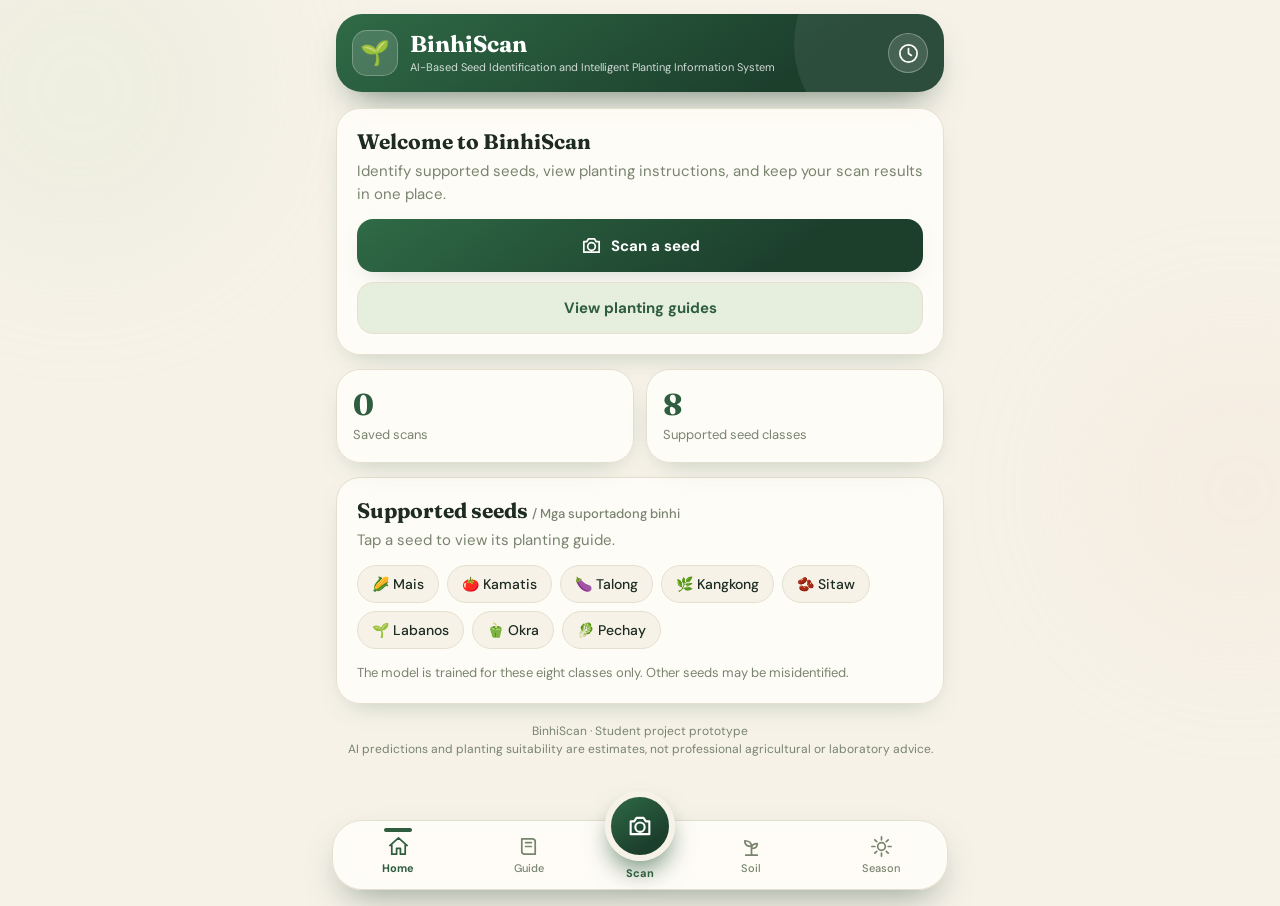
<file: index.html>
<!DOCTYPE html>
<html lang="en"><head><meta charset="utf-8">
<meta name="viewport" content="width=device-width, initial-scale=1, viewport-fit=cover">
<title>BinhiScan</title>
<link rel="preconnect" href="https://fonts.googleapis.com"><link rel="preconnect" href="https://fonts.gstatic.com" crossorigin>
<link href="https://fonts.googleapis.com/css2?family=Fraunces:ital,opsz,wght@0,9..144,500;0,9..144,700&family=DM+Sans:wght@400;500;700&display=swap" rel="stylesheet">
<link rel="stylesheet" href="style.css"></head><body>
<svg style="display:none"><symbol id="i-home" viewBox="0 0 24 24"><path d="M3 11l9-8 9 8M5 10v10h5v-6h4v6h5V10"/></symbol><symbol id="i-guide" viewBox="0 0 24 24"><path d="M5 4h11a3 3 0 013 3v13H8a3 3 0 01-3-3V4zM9 8h6M9 12h6"/></symbol><symbol id="i-cam" viewBox="0 0 24 24"><path d="M4 8h3l2-3h6l2 3h3v11H4zM12 17a4 4 0 100-8 4 4 0 000 8z"/></symbol><symbol id="i-soil" viewBox="0 0 24 24"><path d="M12 20v-8M12 12c0-4-3-6-7-6 0 4 3 6 7 6zM12 14c0-3 2-5 6-5 0 3-2 5-6 5zM6 21h12"/></symbol><symbol id="i-sun" viewBox="0 0 24 24"><circle cx="12" cy="12" r="4"/><path d="M12 2v3M12 19v3M2 12h3M19 12h3M5 5l2 2M17 17l2 2M19 5l-2 2M7 17l-2 2"/></symbol><symbol id="i-clock" viewBox="0 0 24 24"><circle cx="12" cy="12" r="9"/><path d="M12 7v5l3 2"/></symbol></svg>
<div class="bg"><i></i><i></i></div>
<div class="app">
<header class="hd"><div class="lg">🌱</div><div><b>BinhiScan</b><small>AI-Based Seed Identification and Intelligent Planting Information System</small></div><button class="ib" id="hb" aria-label="History"><svg class="ic"><use href="#i-clock"/></svg></button></header>

<section class="pg on" id="p-home">
<div class="card"><h2>Welcome to BinhiScan</h2><p>Identify supported seeds, view planting instructions, and keep your scan results in one place.</p>
<button class="btn" data-go="scan"><svg class="ic"><use href="#i-cam"/></svg>Scan a seed</button><button class="btn g" data-go="guide" style="margin:0">View planting guides</button></div>
<div class="stats"><div class="card"><b id="ns">0</b><span>Saved scans</span></div><div class="card"><b>8</b><span>Supported seed classes</span></div></div>
<div class="card"><h2>Supported seeds <small>/ Mga suportadong binhi</small></h2><p>Tap a seed to view its planting guide.</p><div class="chips" id="seeds"></div><p class="note" style="margin:14px 0 0">The model is trained for these eight classes only. Other seeds may be misidentified.</p></div>
</section>

<section class="pg" id="p-scan">
<div class="card"><h2>Scan Seed <small>— I-scan ang Binhi</small></h2><p>Choose one method to identify a seed.</p>
<div class="vf" id="vf"><b></b><b></b><b></b><b></b><u></u><span>🌰</span></div>
<div class="ready" id="ready">AI model ready. Start camera or choose a photo.</div>
<div class="two"><button class="btn" id="bcam"><svg class="ic"><use href="#i-cam"/></svg>Scan Camera</button><label class="btn g" style="margin:0">🖼 Upload Photo<input type="file" id="up" accept="image/*" hidden></label></div>
<p class="note" style="margin:14px 0 0">Camera requires HTTPS and your permission.</p></div>
</section>

<section class="pg" id="p-guide"><div class="card"><h2>Planting Guide <small>— Gabay sa Pagtatanim</small></h2><p>Choose a seed to view its planting information. These are general estimates; follow local agricultural advice.</p><label class="l">Select seed</label><select id="gs"></select></div><div class="card" id="gout"></div></section>

<section class="pg" id="p-soil">
<div class="card"><h2>Soil Assessment <small>— Pagsusuri ng Lupa</small></h2><p>Add a soil photo (optional) and answer the checklist. A photo is a visual reference only; it cannot measure pH or nutrients.</p>
<div class="two"><label class="btn g" style="margin:0">🖼 Upload<input type="file" id="sp1" accept="image/*" hidden></label><label class="btn g" style="margin:0">📷 Take photo<input type="file" id="sp2" accept="image/*" capture="environment" hidden></label></div><div id="sthumb"></div></div>
<div class="card"><label class="l" style="margin-top:0">1 · Crop / Pananim</label><select id="cs"></select>
<label class="l">2 · Soil appearance / Uri ng lupa</label><select id="so"><option>Clay</option><option selected>Loam</option><option>Sandy</option></select>
<label class="l">3 · Moisture now / Basa ng lupa</label><select id="mo"><option>Dry</option><option selected>Moist</option><option>Waterlogged</option></select>
<label class="l">4 · Sunlight per day / Sikat ng araw</label><select id="sn"><option value="3">Under 4 hours</option><option value="5">4–6 hours</option><option value="7" selected>6+ hours</option></select>
<label class="l">5 · Current weather / Panahon</label><select id="wx"><option value="Sunny">Maaraw / Sunny</option><option value="Cloudy">Maulap / Cloudy</option><option value="Rainy">Maulan / Rainy</option><option value="Cool">Malamig / Cool</option></select>
<label class="l">6 · Soil pH from a test (optional) · <b id="phv">6.5</b></label><input type="range" id="ph" min="4.5" max="8.5" step="0.1" value="6.5">
<button class="btn" id="chk" style="margin-top:16px">Check suitability</button></div>
<div class="card" id="sout" hidden></div>
</section>

<section class="pg" id="p-season"><div class="card"><h2>Planting Season Check <small>— Panahon ng Pagtatanim</small></h2><p>Checks the current month against seasonal guidance stored in this app. It does not use live weather forecasts.</p>
<div class="ready"><small style="display:block;opacity:.8">Today's date on this device</small><b style="font:700 22px var(--serif)" id="dt"></b></div>
<label class="l">Choose seed</label><select id="ses"></select><button class="btn" id="sbt" style="margin-top:14px">Check season</button>
<div id="sout2"></div><p class="note" style="margin:6px 0 0">Best time depends on variety, local climate, rainfall, and farm conditions.</p></div></section>

<section class="pg" id="p-history"><div class="card"><h2>Scan History <small>— Kasaysayan</small></h2><p>Scan results are stored on this device only. Clearing browser data may remove them.</p>
<button class="btn g" id="exp">Export history</button><button class="btn r" id="clr">Clear history</button><div id="hl"></div></div></section>
<div class="foot">BinhiScan · Student project prototype<br>AI predictions and planting suitability are estimates, not professional agricultural or laboratory advice.</div>
</div>

<nav class="tab"><button data-go="home"><svg class="ic"><use href="#i-home"/></svg>Home</button><button data-go="guide"><svg class="ic"><use href="#i-guide"/></svg>Guide</button>
<div class="mid"><button class="sc" data-go="scan" aria-label="Scan Seed"><svg class="ic"><use href="#i-cam"/></svg></button><small>Scan</small></div>
<button data-go="soil"><svg class="ic"><use href="#i-soil"/></svg>Soil</button><button data-go="season"><svg class="ic"><use href="#i-sun"/></svg>Season</button></nav>

<div id="cam" class="ov"><video id="vid" autoplay playsinline muted></video><div class="ctop"><button class="rb" id="cb">‹</button></div><div class="frame"><b></b><b></b><b></b><b></b></div><div id="hint"></div>
<div id="tipbox" hidden><b>Tips for a clear scan</b><br>• Good lighting<br>• One seed type, centered<br>• Close and in focus<br>• Plain background</div>
<div class="cbar"><label class="rb">🖼<input type="file" id="up2" accept="image/*" hidden></label><button id="shut" aria-label="Capture"></button><button class="rb" id="tips">?</button></div><input type="file" id="camin" accept="image/*" capture="environment" hidden></div>
<div id="ana" class="ov"><button class="rb" id="ab">‹</button><div class="circ"><img id="aimg" alt=""><div class="sweep" id="sw"></div></div><p id="atx">Analyzing…</p><button class="btn" id="retry" hidden>Try again</button></div>
<div id="res" class="ov"></div><div id="toast"></div>

<script src="app.js"></script></body></html>
</file>
<file: style.css>
:root{--bg:#f6f2e8;--card:rgba(255,253,248,.9);--ink:#1d2b21;--mut:#78846f;--line:#e5dfcf;--pri:#2f5d3f;--pri2:#e6efdd;--acc:#d9825b;--ok:#3f8a57;--wn:#cf9a2e;--no:#c8553d;--hero:linear-gradient(145deg,#2f6a46,#1c3f2c 75%);--sh:0 10px 28px -14px rgba(47,93,63,.35);--serif:'Fraunces',Georgia,serif;--sans:'DM Sans',system-ui,sans-serif;box-sizing:border-box;padding-top:env(safe-area-inset-top,0px)}
@media (prefers-color-scheme:dark){:root:not([data-theme="light"]){--bg:#0e1812;--card:rgba(24,38,30,.92);--ink:#ecf2e6;--mut:#92a58f;--line:#27382c;--pri:#8fcf9f;--pri2:#1d3326;--acc:#f0a07a;--sh:0 10px 28px -14px #000}}
:root[data-theme="dark"]{--bg:#0e1812;--card:rgba(24,38,30,.92);--ink:#ecf2e6;--mut:#92a58f;--line:#27382c;--pri:#8fcf9f;--pri2:#1d3326;--acc:#f0a07a;--sh:0 10px 28px -14px #000}
html{scroll-padding-top:env(safe-area-inset-top,0px)}*{box-sizing:border-box;-webkit-tap-highlight-color:transparent}
body{margin:0;background:var(--bg);color:var(--ink);font:15px/1.5 var(--sans);overflow-x:hidden}
.bg{position:fixed;inset:0;z-index:-1}.bg i{position:absolute;border-radius:50%;filter:blur(70px);opacity:.6}
.bg i:first-child{width:340px;height:340px;background:#cfe0c3;top:-80px;left:-90px}.bg i:last-child{width:300px;height:300px;background:#f6d9c6;top:340px;right:-110px}
:root[data-theme="dark"] .bg i,:root:not([data-theme="light"]) .bg i{opacity:.18}
.ic{width:23px;height:23px;fill:none;stroke:currentColor;stroke-width:1.8;stroke-linecap:round;stroke-linejoin:round}
.app{max-width:640px;margin:0 auto;padding:14px 16px 130px}
.hd{display:flex;align-items:center;gap:12px;background:var(--hero);color:#fff;border-radius:26px;padding:16px 16px;margin-bottom:16px;box-shadow:0 18px 36px -18px rgba(28,63,44,.7);position:relative;overflow:hidden}
.hd:after{content:"";position:absolute;right:-50px;top:-70px;width:200px;height:200px;border-radius:50%;background:rgba(255,255,255,.07)}
.lg{flex:none;width:46px;height:46px;border-radius:15px;background:rgba(255,255,255,.15);border:1px solid rgba(255,255,255,.25);display:grid;place-items:center;font-size:24px}
.hd b{font:700 23px/1.1 var(--serif);display:block}.hd small{opacity:.8;font-size:11px;line-height:1.3;display:block;margin-top:2px}
.ib{margin-left:auto;flex:none;width:40px;height:40px;border-radius:50%;border:1px solid rgba(255,255,255,.3);background:rgba(255,255,255,.12);color:#fff;display:grid;place-items:center;cursor:pointer;z-index:1}
.pg{display:none}.pg.on{display:block;animation:up .35s both}
@keyframes up{from{opacity:0;transform:translateY(10px)}to{opacity:1;transform:none}}
.card{background:var(--card);border:1px solid var(--line);border-radius:24px;padding:20px;margin-bottom:14px;box-shadow:var(--sh)}
h2{font:700 21px/1.2 var(--serif);margin:0 0 6px}h2 small{font:500 13px var(--sans);color:var(--mut)}
p{margin:0 0 14px;color:var(--mut)}
.btn{display:flex;align-items:center;justify-content:center;gap:8px;width:100%;border:0;border-radius:16px;padding:15px;font:700 15px var(--sans);cursor:pointer;background:var(--hero);color:#fff;box-shadow:var(--sh);margin-bottom:10px}
.btn.g{background:var(--pri2);color:var(--pri);box-shadow:none;border:1px solid var(--line)}.btn.r{background:#fbe7e2;color:var(--no);box-shadow:none}
.two{display:grid;grid-template-columns:1fr 1fr;gap:10px}.two .btn{margin:0}
.stats{display:grid;grid-template-columns:1fr 1fr;gap:12px;margin-bottom:14px}.stats .card{margin:0;padding:16px}.stats b{font:700 30px var(--serif);color:var(--pri);display:block}.stats span{color:var(--mut);font-size:13px}
.chips{display:flex;flex-wrap:wrap;gap:8px}.chip{border:1px solid var(--line);background:var(--bg);color:var(--ink);padding:9px 14px;border-radius:99px;font:500 14px var(--sans);cursor:pointer}
label.l{display:block;font-size:12px;letter-spacing:.06em;text-transform:uppercase;color:var(--mut);margin:14px 0 6px}
select{width:100%;padding:13px 14px;border-radius:14px;border:1px solid var(--line);background:var(--bg);color:var(--ink);font:inherit}
input[type=range]{width:100%;accent-color:var(--pri)}
.note{font-size:13px;color:var(--mut)}
.vf{aspect-ratio:1.25;border-radius:24px;background:var(--hero);position:relative;display:grid;place-items:center;margin-bottom:14px;overflow:hidden;cursor:pointer}
.vf>span{font-size:70px;filter:drop-shadow(0 10px 12px rgba(0,0,0,.35))}
.vf b{position:absolute;width:38px;height:38px;border:4px solid #fff;border-radius:14px;opacity:.9}
.vf b:nth-child(1){top:22px;left:22px;border-right:0;border-bottom:0}.vf b:nth-child(2){top:22px;right:22px;border-left:0;border-bottom:0}.vf b:nth-child(3){bottom:22px;left:22px;border-right:0;border-top:0}.vf b:nth-child(4){bottom:22px;right:22px;border-left:0;border-top:0}
.vf u{position:absolute;left:30px;right:30px;height:2px;background:linear-gradient(90deg,transparent,#b8f5c8,transparent);box-shadow:0 0 14px #b8f5c8;animation:sc 2.6s ease-in-out infinite}
@keyframes sc{0%,100%{top:34px}50%{top:calc(100% - 36px)}}
.ready{background:var(--pri2);color:var(--pri);border-radius:14px;padding:11px 14px;font-weight:500;font-size:14px;margin-bottom:14px}
.gh{display:flex;gap:14px;align-items:center;margin:4px 0 8px}.gh>span{font-size:40px;width:64px;height:64px;border-radius:20px;background:var(--pri2);display:grid;place-items:center}
.gh h3{font:700 20px var(--serif);margin:0}.gh small{color:var(--mut)}
.gr{padding:12px 0;border-top:1px solid var(--line)}.gr b{display:block;font:700 15px var(--serif)}.gr p{margin:2px 0 0}
.cal{display:grid;grid-template-columns:repeat(6,1fr);gap:5px;margin-top:8px}.cal i{font-style:normal;text-align:center;font-size:12px;padding:8px 0;border-radius:10px;background:var(--bg);color:var(--mut)}
.cal i.y{background:var(--pri);color:#fff;font-weight:700}.cal i.n{outline:2px solid var(--acc);outline-offset:1px}
:root:not([data-theme="light"]) .cal i.y{color:#0e1812}
.verdict{display:inline-block;font-weight:700;padding:7px 16px;border-radius:99px;margin-bottom:10px;color:var(--c);background:color-mix(in srgb,var(--c) 14%,transparent)}
.ok{--c:var(--ok)}.wn{--c:var(--wn)}.no{--c:var(--no)}
.gauge{text-align:center;position:relative;margin:6px 0}.gauge svg{width:200px;max-width:100%}.gauge b{position:absolute;left:0;right:0;bottom:4px;font:500 42px/1 var(--serif)}
.chk{display:flex;gap:12px;padding:11px 12px;border-radius:16px;margin-bottom:8px;background:color-mix(in srgb,var(--c) 9%,transparent)}
.chk>i{flex:none;width:26px;height:26px;border-radius:50%;background:var(--c);color:#fff;display:grid;place-items:center;font:700 13px var(--sans);font-style:normal}
.chk b{display:block;font-size:14px}.chk span{font-size:13px;color:var(--mut)}
.hr{display:flex;align-items:center;gap:10px;justify-content:space-between;padding:14px 0;border-top:1px solid var(--line)}.hr b{font:700 16px var(--serif);display:block}.hr small{color:var(--mut)}.hr .btn{width:auto;padding:10px 16px;margin:0;font-size:14px}
.thumb{width:100%;max-height:150px;object-fit:cover;border-radius:16px;margin-top:10px}
.tab{position:fixed;left:12px;right:12px;bottom:calc(env(safe-area-inset-bottom,0px) + 10px);max-width:616px;margin:0 auto;height:70px;background:var(--card);backdrop-filter:blur(18px);-webkit-backdrop-filter:blur(18px);border:1px solid var(--line);border-radius:30px;box-shadow:0 16px 36px -14px rgba(31,66,48,.5);display:grid;grid-template-columns:1fr 1fr 92px 1fr 1fr;z-index:30}
.tab>button{background:none;border:0;color:var(--mut);font:500 11px var(--sans);display:grid;justify-items:center;align-content:center;gap:3px;cursor:pointer;position:relative}
.tab>button.on{color:var(--pri);font-weight:700}.tab>button.on:before{content:"";position:absolute;top:7px;width:28px;height:4px;border-radius:4px;background:var(--pri)}
.mid{position:relative}
.sc{position:absolute;left:50%;top:-30px;transform:translateX(-50%);width:70px;height:70px;border-radius:50%;border:6px solid var(--bg);background:var(--hero);color:#fff;display:grid;place-items:center;cursor:pointer;box-shadow:0 14px 26px -6px rgba(47,93,63,.7);transition:.2s;padding:0}
.sc .ic{width:28px;height:28px}.sc.on{box-shadow:0 0 0 5px color-mix(in srgb,var(--pri) 25%,transparent),0 14px 26px -6px rgba(47,93,63,.7)}
.mid small{position:absolute;bottom:9px;left:0;right:0;text-align:center;font:700 11px var(--sans);color:var(--pri)}
.ov{display:none;position:fixed;inset:0;z-index:50}.ov.on{display:block}
#cam{background:#101512}#cam video{position:absolute;inset:0;width:100%;height:100%;object-fit:cover}
.rb{width:44px;height:44px;border-radius:50%;border:0;background:rgba(255,255,255,.92);color:#1d2b21;font-size:22px;display:grid;place-items:center;cursor:pointer}
.ctop{position:absolute;top:calc(env(safe-area-inset-top,0px) + 14px);left:14px;z-index:3}
.frame{position:absolute;left:11%;right:11%;top:18%;aspect-ratio:1;z-index:2}
.frame b{position:absolute;width:64px;height:64px;border:5px solid #fff;border-radius:26px;filter:drop-shadow(0 0 6px rgba(0,0,0,.35))}
.frame b:nth-child(1){top:0;left:0;border-right:0;border-bottom:0}.frame b:nth-child(2){top:0;right:0;border-left:0;border-bottom:0}.frame b:nth-child(3){bottom:0;left:0;border-right:0;border-top:0}.frame b:nth-child(4){bottom:0;right:0;border-left:0;border-top:0}
#hint{position:absolute;left:0;right:0;bottom:170px;text-align:center;color:#fff;font-weight:500;text-shadow:0 1px 8px #000;z-index:3;padding:0 24px}
.cbar{position:absolute;left:0;right:0;bottom:0;background:#fff;display:flex;justify-content:space-around;align-items:center;padding:20px 20px calc(env(safe-area-inset-bottom,0px) + 20px);z-index:3}
.cbar .rb{background:#e6efdd;color:#2f5d3f;font-size:19px}
#shut{width:72px;height:72px;border-radius:50%;background:#3f9d5a;border:5px solid #fff;box-shadow:0 0 0 3px #3f9d5a;cursor:pointer}
#tipbox{position:absolute;left:18px;right:18px;bottom:150px;background:#fff;color:#1d2b21;border-radius:18px;padding:14px 18px;z-index:4;font-size:14px}
#ana{background:var(--bg);text-align:center;padding-top:env(safe-area-inset-top,0px)}
#ana .rb{position:absolute;top:calc(env(safe-area-inset-top,0px) + 14px);left:14px;background:var(--card);box-shadow:var(--sh)}
.circ{width:min(72vw,290px);aspect-ratio:1;border-radius:50%;overflow:hidden;position:relative;border:10px solid var(--line);margin:17vh auto 22px;background:var(--pri2);display:grid;place-items:center}
.circ img{width:100%;height:100%;object-fit:cover;display:block}.circ.sm{width:120px;margin:6px auto 12px;border-width:6px;font-size:54px}
.sweep{position:absolute;left:0;right:0;top:0;height:0;background:rgba(95,175,125,.45);border-bottom:3px solid var(--pri);animation:sw 2.2s ease-in-out infinite}
@keyframes sw{0%{height:0}50%{height:100%}100%{height:0}}
#atx{font:700 18px var(--serif);padding:0 24px;margin:0 0 16px;color:var(--ink)}#retry{width:auto;display:inline-flex;padding:13px 26px}
#res{background:var(--bg);overflow:auto;padding:calc(env(safe-area-inset-top,0px) + 14px) 16px 40px}#res .in{max-width:640px;margin:0 auto}
.cf{display:flex;align-items:center;gap:10px;margin:10px 0}.cf .bar{flex:1;height:10px;border-radius:9px;background:var(--line);overflow:hidden}.cf .bar i{display:block;height:100%;background:var(--hero)}
#toast{position:fixed;left:50%;bottom:110px;transform:translate(-50%,20px);background:#1d2b21;color:#fff;padding:10px 18px;border-radius:99px;font-size:13px;opacity:0;transition:.3s;z-index:90;pointer-events:none}#toast.on{opacity:1;transform:translate(-50%,0)}
.foot{text-align:center;color:var(--mut);font-size:12px;margin:18px 0}
</file>
